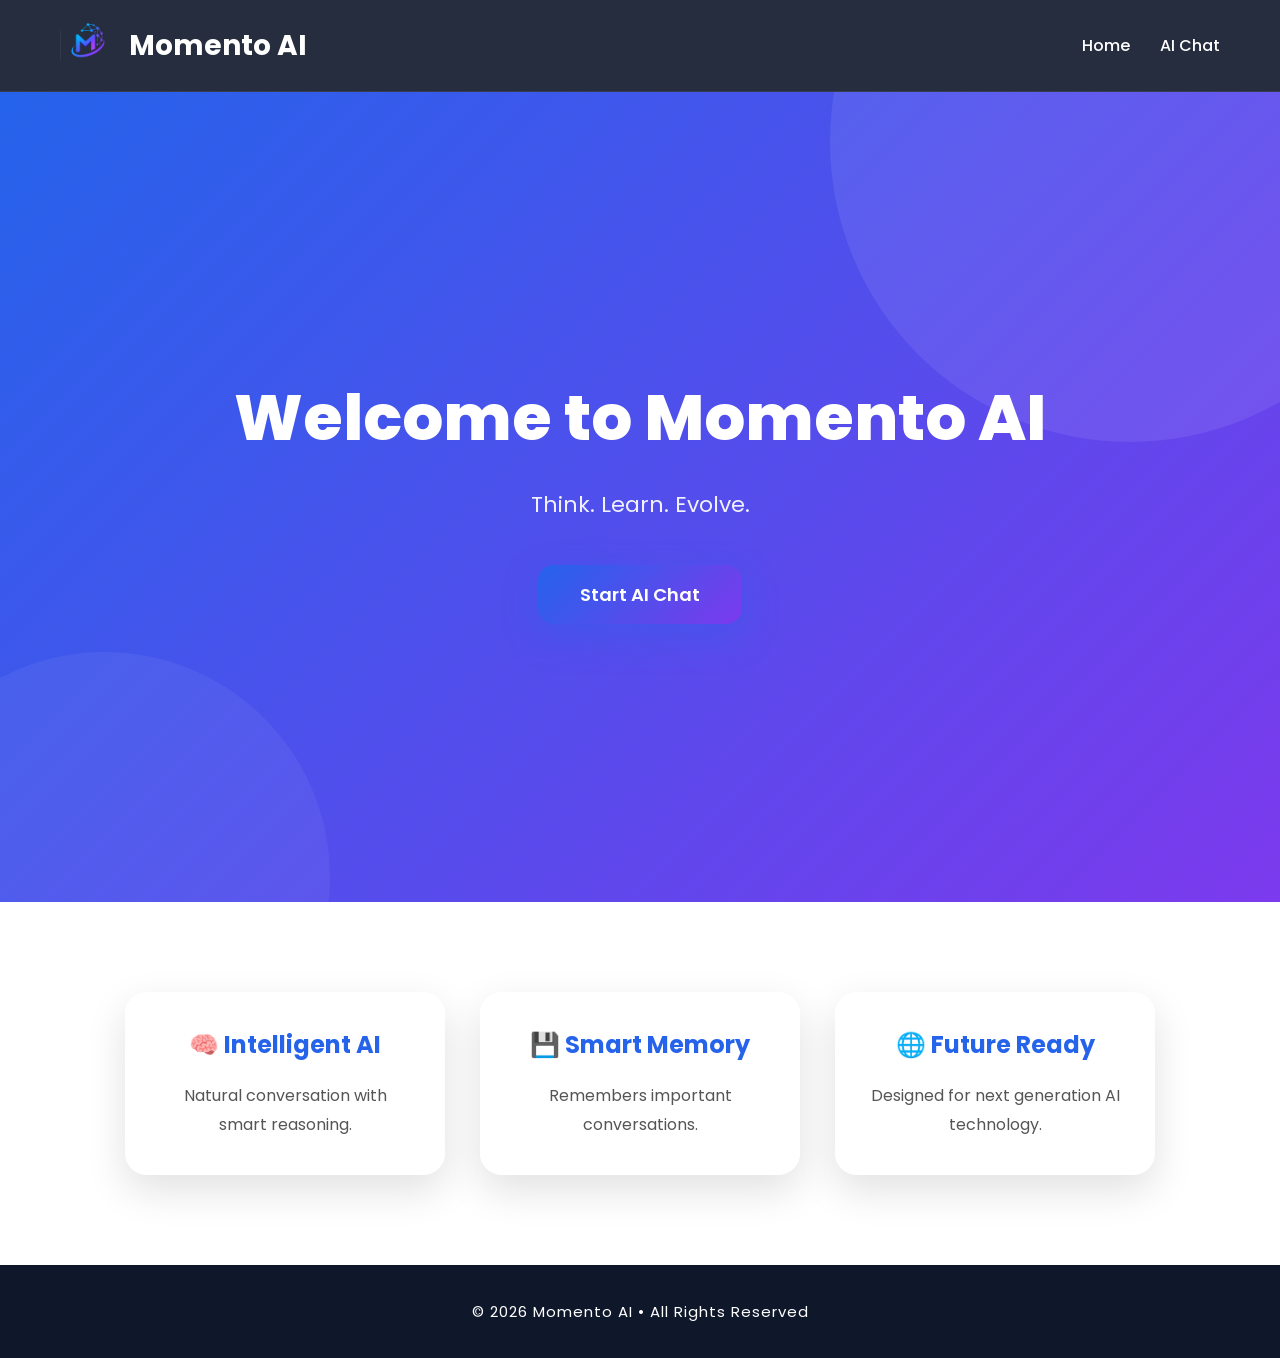
<file: index.html>
<!DOCTYPE html>
<html lang="en">

<head>

<meta charset="UTF-8">
<meta name="viewport" content="width=device-width, initial-scale=1.0">

<title>Momento AI</title>

<link rel="stylesheet" href="style.css">

</head>

<body>

<header class="navbar">

    <div class="logo">

        <img src="logo.png" alt="Momento AI Logo">

        <span>Momento AI</span>

    </div>

    <nav>

        <a href="index.html">Home</a>

        <a href="chat.html">AI Chat</a>

    </nav>

</header>

<section class="hero">

    <h1>Welcome to Momento AI</h1>

    <p>

        Think. Learn. Evolve.

    </p>

    <a href="chat.html">

        <button class="start-btn">

            Start AI Chat

        </button>

    </a>

</section>

<section class="features">

    <div class="card">

        <h2>🧠 Intelligent AI</h2>

        <p>Natural conversation with smart reasoning.</p>

    </div>

    <div class="card">

        <h2>💾 Smart Memory</h2>

        <p>Remembers important conversations.</p>

    </div>

    <div class="card">

        <h2>🌐 Future Ready</h2>

        <p>Designed for next generation AI technology.</p>

    </div>

</section>

<footer>

    © 2026 Momento AI • All Rights Reserved

</footer>

<script src="app.js"></script>

</body>

</html>
</file>
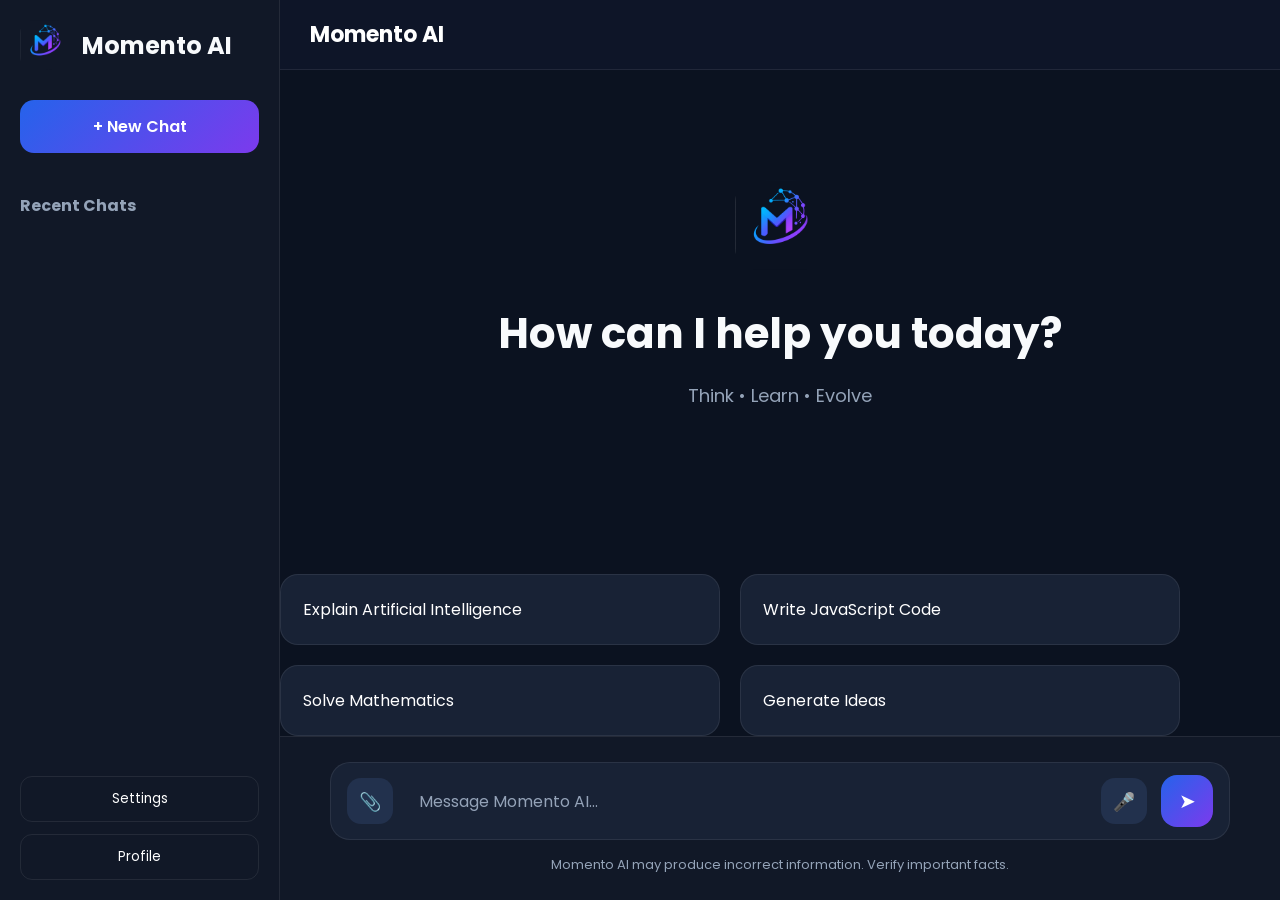
<file: chat.html>
<!DOCTYPE html>
<html lang="en">

<head>

<meta charset="UTF-8">
<meta name="viewport" content="width=device-width, initial-scale=1.0">

<title>Momento AI</title>

<link rel="stylesheet" href="chat.css">

</head>

<body>

<aside class="sidebar">

<div class="sidebar-top">

<div class="brand">

<img src="logo.png" alt="Momento AI">

<span>Momento AI</span>

</div>

<button class="new-chat">

+ New Chat

</button>

</div>

<div class="chat-history">

<h3>Recent Chats</h3>

<div class="history-list"></div>

</div>

<div class="sidebar-bottom">

<button id="settingsBtn">

Settings

</button>

<button id="profileBtn">

Profile

</button>

</div>

</aside>

<main class="main">

<header class="topbar">

<h2>Momento AI</h2>

</header>

<section
class="chat-area"
id="chatArea">

<div class="welcome">

<img src="logo.png" alt="Momento AI">

<h1>

How can I help you today?

</h1>

<p>

Think • Learn • Evolve

</p>

</div>

</section>

<section class="suggestions">

<button class="suggestion">

Explain Artificial Intelligence

</button>

<button class="suggestion">

Write JavaScript Code

</button>

<button class="suggestion">

Solve Mathematics

</button>

<button class="suggestion">

Generate Ideas

</button>

</section>

<footer class="chat-footer">

<div class="chat-input-box">

<button
class="icon-btn"
id="attachBtn"
title="Attach">

📎

</button>

<input
type="text"
id="userInput"
placeholder="Message Momento AI...">

<button
class="icon-btn"
id="voiceBtn"
title="Voice">

🎤

</button>

<button
class="send-btn"
id="sendBtn"
title="Send">

➤

</button>

</div>

<p class="footer-note">

Momento AI may produce incorrect information. Verify important facts.

</p>

</footer>

</main>
<script type="module" src="chat.js"></script>

</body>

</html>
</file>
<file: style.css>
/* =====================================================
   Momento AI
   Premium CSS v1.0
   Part 1
===================================================== */

@import url('https://fonts.googleapis.com/css2?family=Poppins:wght@300;400;500;600;700;800&display=swap');

:root{

--primary:#2563EB;
--secondary:#7C3AED;
--accent:#06B6D4;

--dark:#0F172A;
--dark2:#1E293B;

--white:#ffffff;
--light:#F8FAFC;
--gray:#94A3B8;

--radius:18px;

--shadow:
0 15px 40px rgba(0,0,0,.12);

}

*{

margin:0;

padding:0;

box-sizing:border-box;

font-family:'Poppins',sans-serif;

scroll-behavior:smooth;

}

body{

background:var(--light);

color:var(--dark);

overflow-x:hidden;

}

/* ==========================
Scrollbar
========================== */

::-webkit-scrollbar{

width:10px;

}

::-webkit-scrollbar-thumb{

background:linear-gradient(
180deg,
var(--primary),
var(--secondary)
);

border-radius:20px;

}

::-webkit-scrollbar-track{

background:#edf2f7;

}

/* ==========================
Navbar
========================== */

.navbar{

position:sticky;

top:0;

z-index:999;

display:flex;

justify-content:space-between;

align-items:center;

padding:18px 60px;

background:rgba(15,23,42,.90);

backdrop-filter:blur(18px);

border-bottom:1px solid rgba(255,255,255,.08);

}

.logo{

display:flex;

align-items:center;

gap:14px;

font-size:28px;

font-weight:700;

color:white;

}

.logo img{

width:55px;

height:55px;

object-fit:contain;

border-radius:16px;

transition:.4s;

}

.logo img:hover{

transform:rotate(8deg) scale(1.05);

}

nav{

display:flex;

align-items:center;

}

nav a{

text-decoration:none;

color:white;

margin-left:30px;

font-weight:500;

position:relative;

transition:.3s;

}

nav a::after{

content:"";

position:absolute;

left:0;

bottom:-6px;

width:0;

height:2px;

background:var(--accent);

transition:.3s;

}

nav a:hover{

color:#7DD3FC;

}

nav a:hover::after{

width:100%;

}

/* ==========================
Hero
========================== */

.hero{

min-height:90vh;

display:flex;

flex-direction:column;

justify-content:center;

align-items:center;

text-align:center;

padding:40px;

background:

linear-gradient(
135deg,
#2563EB,
#7C3AED
);

color:white;

position:relative;

overflow:hidden;

}

.hero::before{

content:"";

position:absolute;

width:600px;

height:600px;

border-radius:50%;

background:rgba(255,255,255,.08);

top:-250px;

right:-150px;

animation:float1 8s infinite alternate;

}

.hero::after{

content:"";

position:absolute;

width:450px;

height:450px;

border-radius:50%;

background:rgba(255,255,255,.05);

bottom:-200px;

left:-120px;

animation:float2 10s infinite alternate;

}

.hero h1{

font-size:64px;

font-weight:800;

z-index:2;

}

.hero p{

margin-top:20px;

font-size:22px;

opacity:.92;

z-index:2;

max-width:700px;

line-height:1.8;

}
/* ==========================
Buttons
========================== */

.start-btn{

margin-top:40px;

padding:16px 42px;

font-size:18px;

font-weight:600;

border:none;

border-radius:16px;

cursor:pointer;

color:white;

background:linear-gradient(
135deg,
var(--primary),
var(--secondary)
);

box-shadow:0 12px 35px rgba(37,99,235,.35);

transition:.35s;

z-index:2;

}

.start-btn:hover{

transform:translateY(-6px) scale(1.03);

box-shadow:0 18px 45px rgba(37,99,235,.45);

}

/* ==========================
Features
========================== */

.features{

display:flex;

justify-content:center;

align-items:stretch;

gap:35px;

padding:90px 50px;

flex-wrap:wrap;

background:#fff;

}

.card{

width:320px;

padding:35px;

border-radius:22px;

background:rgba(255,255,255,.85);

backdrop-filter:blur(14px);

box-shadow:var(--shadow);

transition:.4s;

cursor:pointer;

text-align:center;

}

.card:hover{

transform:translateY(-12px);

box-shadow:

0 20px 55px rgba(37,99,235,.18);

}

.card h2{

font-size:24px;

margin-bottom:20px;

color:var(--primary);

}

.card p{

line-height:1.8;

color:#555;

}

/* ==========================
Footer
========================== */

footer{

background:var(--dark);

color:white;

padding:35px;

text-align:center;

font-size:15px;

letter-spacing:1px;

}

/* ==========================
Animations
========================== */

@keyframes float1{

0%{

transform:translateY(0);

}

100%{

transform:translateY(60px);

}

}

@keyframes float2{

0%{

transform:translateY(0);

}

100%{

transform:translateY(-50px);

}

}

.fade-up{

animation:fadeUp .9s ease;

}

@keyframes fadeUp{

from{

opacity:0;

transform:translateY(40px);

}

to{

opacity:1;

transform:translateY(0);

}

}
/* ==========================
Responsive
========================== */

@media(max-width:1100px){

.features{

padding:70px 25px;

}

.card{

width:100%;

max-width:420px;

}

.hero h1{

font-size:48px;

}

.hero p{

font-size:20px;

}

}

@media(max-width:768px){

.navbar{

padding:16px 22px;

flex-direction:column;

gap:18px;

}

.logo{

font-size:22px;

}

.logo img{

width:45px;

height:45px;

}

nav{

flex-wrap:wrap;

justify-content:center;

}

nav a{

margin:10px 14px;

}

.hero{

padding:70px 20px;

min-height:75vh;

}

.hero h1{

font-size:38px;

line-height:1.3;

}

.hero p{

font-size:18px;

line-height:1.8;

}

.start-btn{

width:100%;

max-width:320px;

}

.features{

padding:50px 20px;

}

.card{

width:100%;

}

}

@media(max-width:480px){

.hero h1{

font-size:30px;

}

.hero p{

font-size:16px;

}

.logo{

font-size:20px;

}

}

/* ==========================
Glass Effect
========================== */

.glass{

background:rgba(255,255,255,.12);

backdrop-filter:blur(20px);

border:1px solid rgba(255,255,255,.18);

border-radius:20px;

}

/* ==========================
Utilities
========================== */

.text-center{

text-align:center;

}

.mt-20{

margin-top:20px;

}

.mt-40{

margin-top:40px;

}

.mb-20{

margin-bottom:20px;

}

.hidden{

display:none;

}

/* ==========================
Selection
========================== */

::selection{

background:#2563EB;

color:#fff;

}

/* ==========================
Smooth Animation
========================== */

html{

scroll-behavior:smooth;

}

img{

max-width:100%;

display:block;

}

button{

font-family:inherit;

}

a{

transition:.3s;

}

.card,
.start-btn,
.logo img,
nav a{

will-change:transform;

}
</file>
<file: chat.css>
/* =========================================
   Momento AI
   Premium Chat UI v1.0
========================================= */

@import url('https://fonts.googleapis.com/css2?family=Poppins:wght@300;400;500;600;700;800&display=swap');

:root{

--primary:#2563EB;
--secondary:#7C3AED;
--accent:#06B6D4;

--bg:#0B1220;
--sidebar:#111827;
--card:#182235;

--text:#F8FAFC;
--text2:#94A3B8;

--border:rgba(255,255,255,.08);

}

*{

margin:0;
padding:0;
box-sizing:border-box;
font-family:'Poppins',sans-serif;

}

body{

background:var(--bg);
color:var(--text);

display:flex;

height:100vh;

overflow:hidden;

}

/* =======================
Sidebar
======================= */

.sidebar{

width:280px;

background:var(--sidebar);

display:flex;

flex-direction:column;

justify-content:space-between;

border-right:1px solid var(--border);

}

.sidebar-top{

padding:20px;

}

.brand{

display:flex;

align-items:center;

gap:12px;

font-size:24px;

font-weight:700;

margin-bottom:30px;

}

.brand img{

width:50px;

height:50px;

border-radius:14px;

}

.new-chat{

width:100%;

padding:14px;

border:none;

border-radius:14px;

cursor:pointer;

background:linear-gradient(
135deg,
var(--primary),
var(--secondary)
);

color:white;

font-size:16px;

font-weight:600;

transition:.3s;

}

.new-chat:hover{

transform:translateY(-3px);

}

.chat-history{

padding:20px;

flex:1;

overflow:auto;

}

.chat-history h3{

font-size:16px;

margin-bottom:20px;

color:var(--text2);

}

.history-list{

display:flex;

flex-direction:column;

gap:12px;

}

.history-item{

padding:12px;

background:var(--card);

border-radius:12px;

cursor:pointer;

transition:.3s;

}

.history-item:hover{

background:#22314d;

}

.sidebar-bottom{

padding:20px;

display:flex;

flex-direction:column;

gap:12px;

}

.sidebar-bottom button{

padding:12px;

background:transparent;

border:1px solid var(--border);

color:white;

border-radius:12px;

cursor:pointer;

transition:.3s;

}

.sidebar-bottom button:hover{

background:#1e293b;

}
/* =======================
Main Area
======================= */

.main{

flex:1;

display:flex;

flex-direction:column;

height:100vh;

background:#0B1220;

}

/* =======================
Topbar
======================= */

.topbar{

height:70px;

display:flex;

align-items:center;

justify-content:space-between;

padding:0 30px;

border-bottom:1px solid var(--border);

background:rgba(15,23,42,.95);

backdrop-filter:blur(15px);

}

.topbar h2{

font-size:22px;

font-weight:700;

color:white;

}

/* =======================
Chat Area
======================= */

.chat-area{

flex:1;

overflow-y:auto;

padding:40px;

display:flex;

flex-direction:column;

align-items:center;

}

/* =======================
Welcome
======================= */

.welcome{

margin-top:70px;

text-align:center;

max-width:700px;

animation:fadeUp .8s ease;

}

.welcome img{

width:90px;

height:90px;

margin:auto;

margin-bottom:25px;

border-radius:22px;

}

.welcome h1{

font-size:42px;

font-weight:700;

margin-bottom:15px;

}

.welcome p{

font-size:18px;

color:var(--text2);

line-height:1.8;

}

/* =======================
Suggestions
======================= */

.suggestions{

display:grid;

grid-template-columns:repeat(2,1fr);

gap:20px;

margin-top:60px;

width:100%;

max-width:900px;

}

.suggestion{

padding:22px;

background:#182235;

border:1px solid var(--border);

border-radius:18px;

color:white;

font-size:16px;

cursor:pointer;

transition:.35s;

text-align:left;

}

.suggestion:hover{

transform:translateY(-5px);

background:#22314d;

border-color:#2563EB;

box-shadow:0 12px 30px rgba(37,99,235,.20);

}

/* =======================
Messages
======================= */

.message{

max-width:850px;

width:100%;

padding:18px 22px;

margin:18px auto;

border-radius:18px;

line-height:1.8;

font-size:16px;

animation:fadeUp .35s ease;

}

.user{

background:#2563EB;

color:white;

align-self:flex-end;

}

.ai{

background:#182235;

border:1px solid var(--border);

color:white;

align-self:flex-start;

}
/* ==========================
Chat Footer
========================== */

.chat-footer{

padding:25px;

border-top:1px solid var(--border);

background:#111827;

display:flex;

flex-direction:column;

align-items:center;

}

.chat-input-box{

width:100%;

max-width:900px;

display:flex;

align-items:center;

gap:14px;

padding:12px 16px;

background:#182235;

border:1px solid var(--border);

border-radius:20px;

transition:.3s;

}

.chat-input-box:focus-within{

border-color:#2563EB;

box-shadow:0 0 0 3px rgba(37,99,235,.15);

}

.chat-input-box input{

flex:1;

background:transparent;

border:none;

outline:none;

font-size:16px;

color:white;

padding:12px;

}

.chat-input-box input::placeholder{

color:#94A3B8;

}

.icon-btn{

width:46px;

height:46px;

border:none;

border-radius:14px;

cursor:pointer;

background:#22314d;

color:white;

font-size:18px;

display:flex;

align-items:center;

justify-content:center;

transition:.3s;

}

.icon-btn:hover{

background:#2563EB;

transform:translateY(-2px);

}

.send-btn{

width:52px;

height:52px;

border:none;

border-radius:16px;

cursor:pointer;

background:linear-gradient(
135deg,
var(--primary),
var(--secondary)
);

color:white;

font-size:20px;

display:flex;

align-items:center;

justify-content:center;

transition:.35s;

}

.send-btn:hover{

transform:scale(1.08);

box-shadow:0 12px 30px rgba(37,99,235,.35);

}

.footer-note{

margin-top:15px;

font-size:13px;

color:#94A3B8;

text-align:center;

}

/* ==========================
Responsive
========================== */

@media(max-width:900px){

.sidebar{

width:80px;

}

.brand span,
.chat-history,
.sidebar-bottom{

display:none;

}

.new-chat{

font-size:13px;

padding:10px;

}

.topbar{

padding:0 18px;

}

.welcome h1{

font-size:32px;

}

.suggestions{

grid-template-columns:1fr;

}

}

@media(max-width:700px){

body{

flex-direction:column;

}

.sidebar{

width:100%;

height:70px;

flex-direction:row;

align-items:center;

justify-content:space-between;

padding:0 15px;

}

.sidebar-top{

padding:0;

display:flex;

align-items:center;

gap:15px;

}

.main{

height:calc(100vh - 70px);

}

.chat-area{

padding:20px;

}

.chat-footer{

padding:18px;

}

.chat-input-box{

padding:10px;

}

}

/* ==========================
Animations
========================== */

@keyframes fadeUp{

from{

opacity:0;

transform:translateY(30px);

}

to{

opacity:1;

transform:translateY(0);

}

}

*{

scrollbar-width:thin;

scrollbar-color:#2563EB transparent;

}

::-webkit-scrollbar{

width:8px;

}

::-webkit-scrollbar-thumb{

background:#2563EB;

border-radius:10px;

}

::-webkit-scrollbar-track{

background:transparent;

}
code{

background:#0f172a;

padding:3px 7px;

border-radius:6px;

font-family:monospace;

color:#38bdf8;

}

#typing span{

animation:blink 1s infinite;

}

#typing span:nth-child(2){

animation-delay:.2s;

}

#typing span:nth-child(3){

animation-delay:.4s;

}

@keyframes blink{

0%{

opacity:.2;

}

50%{

opacity:1;

}

100%{

opacity:.2;

}

}
</file>
